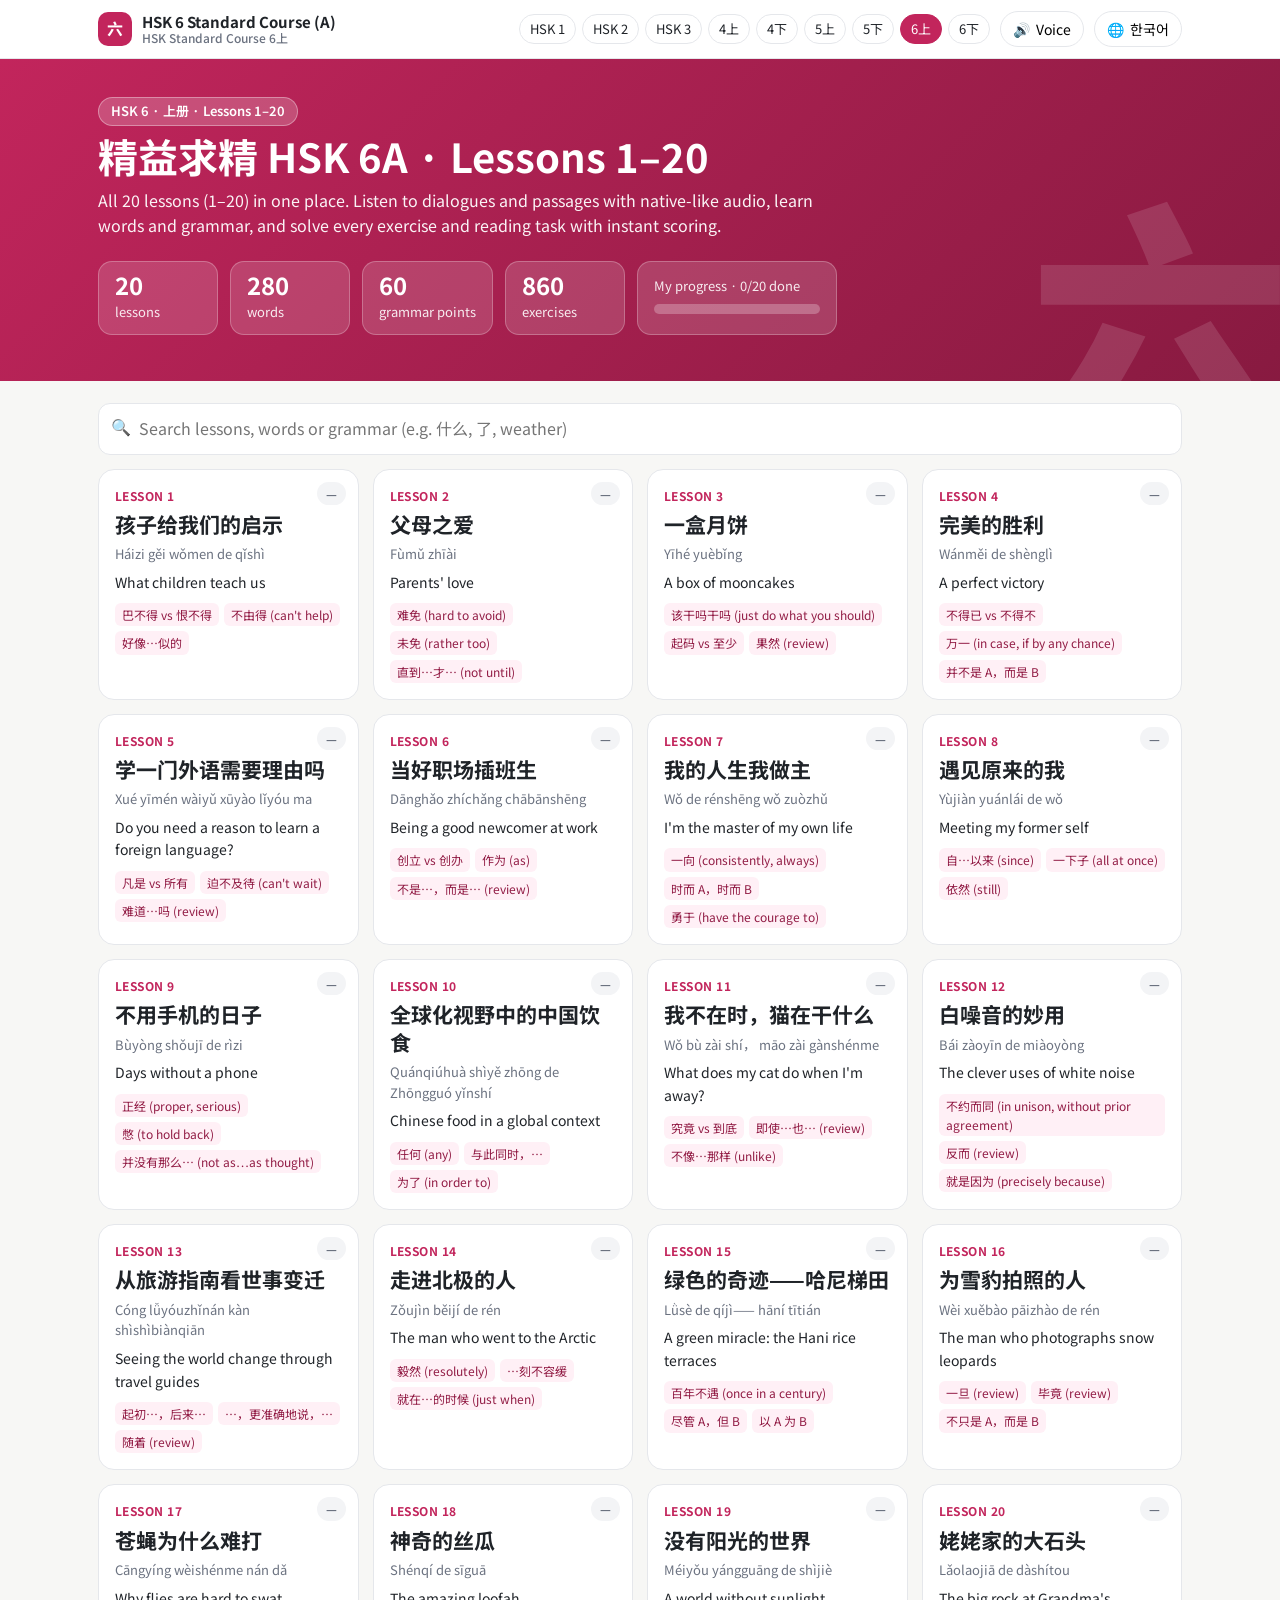
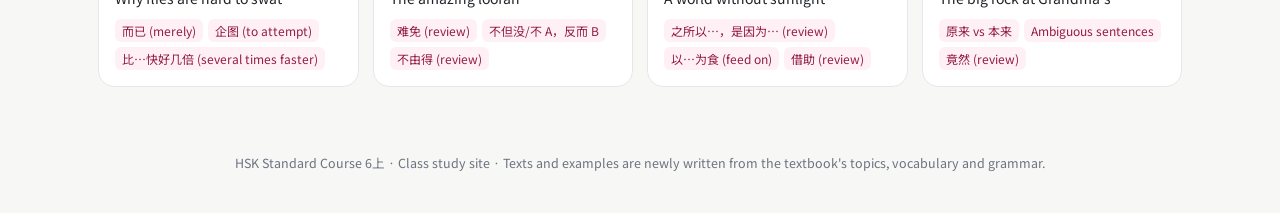
<file: index.html>
<!DOCTYPE html>
<html lang="ko"><head>
<script src="https://yalli2.github.io/site_main_control/guard.js" data-site="hsk_6a_cb"></script><!-- smc-guard --><meta charset="utf-8"><meta name="viewport" content="width=device-width,initial-scale=1">
<title>HSK Standard Course</title>
<meta name="description" content="HSK 대비 중국어 수업용 인터랙티브 학습 사이트 — 본문·단어·문법·연습문제(자동 채점)·원어민 음성">
<link rel="icon" href="data:image/svg+xml,<svg xmlns='http://www.w3.org/2000/svg' viewBox='0 0 100 100'><rect width='100' height='100' rx='22' fill='%23c8102e'/><text x='50' y='72' font-size='62' text-anchor='middle' fill='white'>汉</text></svg>">
<link rel="preconnect" href="https://fonts.googleapis.com"><link rel="preconnect" href="https://fonts.gstatic.com" crossorigin>
<link href="https://fonts.googleapis.com/css2?family=Noto+Sans+SC:wght@400;500;700&family=Noto+Sans+KR:wght@400;500;700;800&display=swap" rel="stylesheet">
<link rel="stylesheet" href="assets/style.css">
</head><body>
<noscript>JavaScript를 켜 주세요. Please enable JavaScript.</noscript>
<script src="data/book.js"></script>
<script src="assets/app.js"></script>
<script src="assets/main.js"></script>
<script>renderMain();document.addEventListener("langchange",renderMain);</script>
<script src="dain-hide.js" defer></script>
</body></html>
</file>
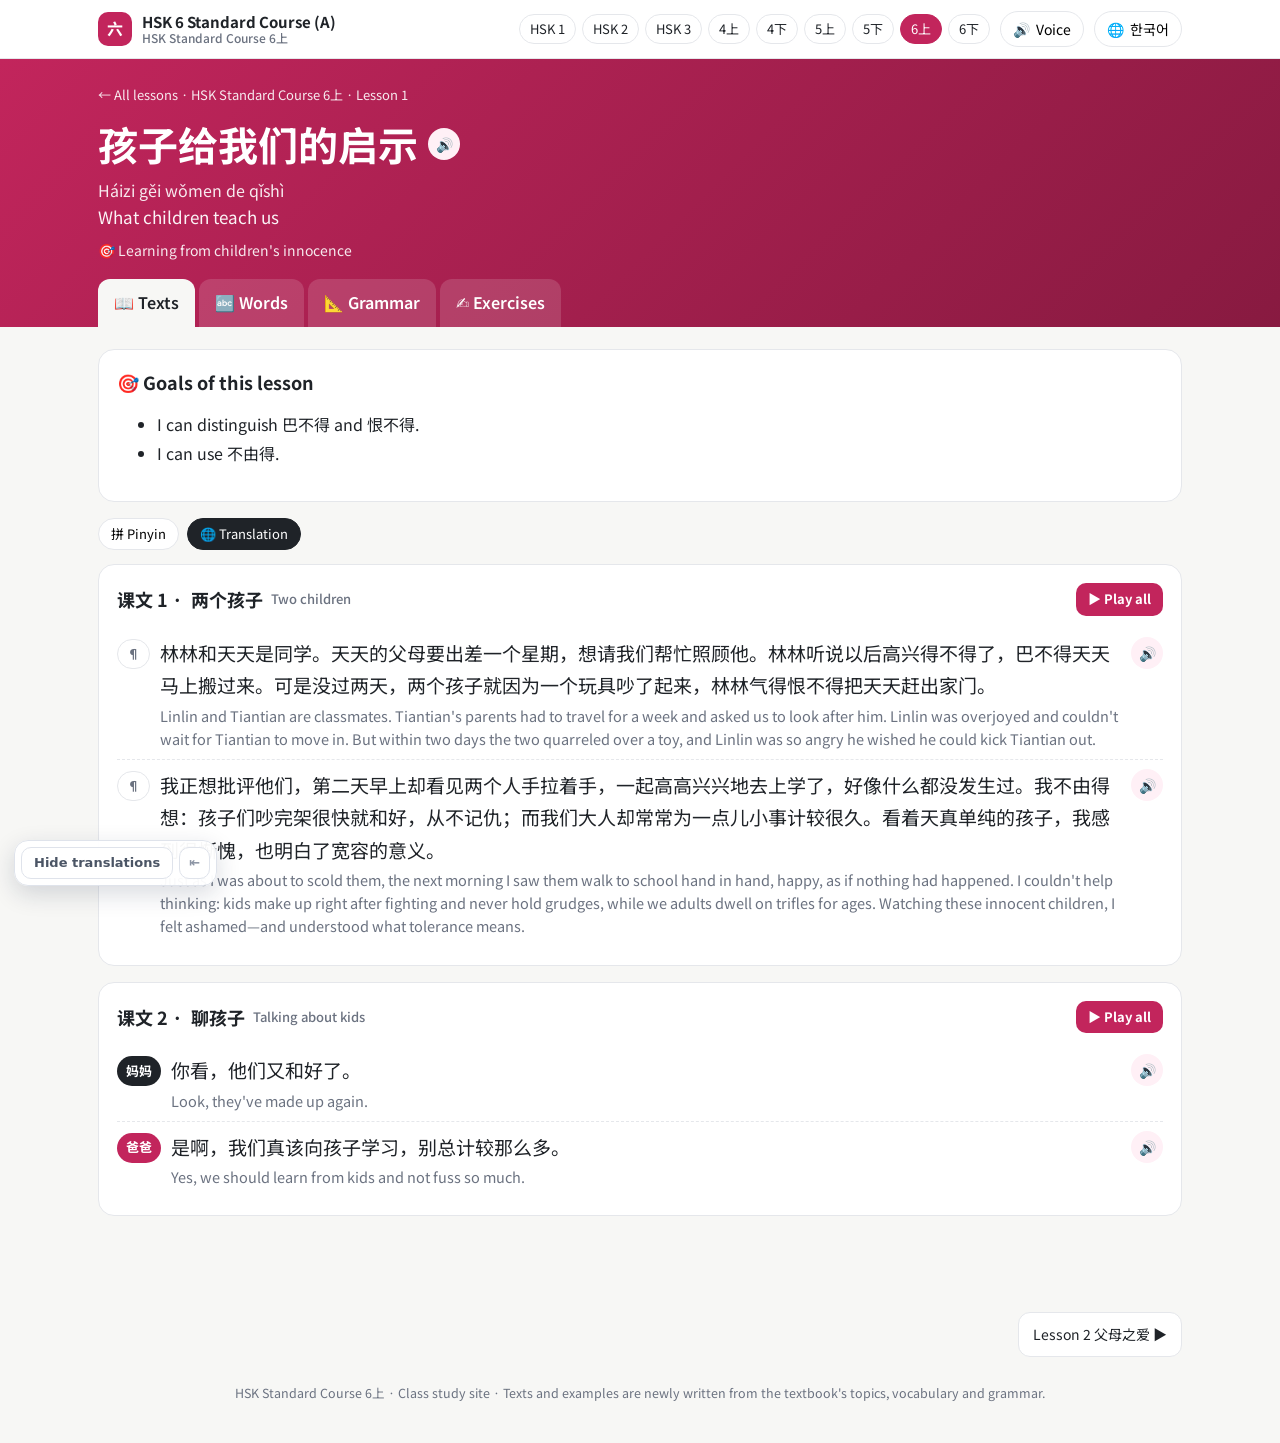
<file: lesson.html>
<!DOCTYPE html>
<html lang="ko"><head>
<script src="https://yalli2.github.io/site_main_control/guard.js" data-site="hsk_6a_cb"></script><!-- smc-guard --><meta charset="utf-8"><meta name="viewport" content="width=device-width,initial-scale=1">
<title>HSK Standard Course</title>
<link rel="icon" href="data:image/svg+xml,<svg xmlns='http://www.w3.org/2000/svg' viewBox='0 0 100 100'><rect width='100' height='100' rx='22' fill='%23c8102e'/><text x='50' y='72' font-size='62' text-anchor='middle' fill='white'>汉</text></svg>">
<link rel="preconnect" href="https://fonts.googleapis.com"><link rel="preconnect" href="https://fonts.gstatic.com" crossorigin>
<link href="https://fonts.googleapis.com/css2?family=Noto+Sans+SC:wght@400;500;700&family=Noto+Sans+KR:wght@400;500;700;800&display=swap" rel="stylesheet">
<link rel="stylesheet" href="assets/style.css">
</head><body>
<script src="data/book.js"></script>
<script src="assets/app.js"></script>
<script src="assets/lesson.js"></script>
<script src="dain-hide.js" defer></script>
</body></html>
</file>
<file: assets/style.css>
:root{
  --c:#e8590c; --c2:#ffd8a8; --cbg:#fff4e6; --ink:#1f2328; --mut:#6b7280; --line:#e5e7eb;
  --bg:#f7f7f5; --card:#fff; --ok:#16a34a; --okbg:#dcfce7; --no:#dc2626; --nobg:#fee2e2;
  --r:16px; --sh:0 1px 2px rgba(0,0,0,.05),0 6px 20px rgba(0,0,0,.06);
  --hzf:"Noto Sans SC","PingFang SC","Microsoft YaHei",sans-serif;
}
*{box-sizing:border-box}
html{scroll-behavior:smooth}
body{margin:0;font-family:"Pretendard","Noto Sans KR",var(--hzf),system-ui,-apple-system,Segoe UI,sans-serif;color:var(--ink);background:var(--bg);line-height:1.6;-webkit-font-smoothing:antialiased}
a{color:inherit}
button{font:inherit;cursor:pointer}
.hz{font-family:var(--hzf)}
.wrap{max-width:1120px;margin:0 auto;padding:0 18px}

/* top bar */
.top{position:sticky;top:0;z-index:50;background:rgba(255,255,255,.92);backdrop-filter:blur(10px);border-bottom:1px solid var(--line)}
.top .wrap{display:flex;align-items:center;gap:10px;height:58px}
.brand{display:flex;align-items:center;gap:10px;text-decoration:none;font-weight:800;white-space:nowrap;overflow:hidden}
.brand .logo{width:34px;height:34px;border-radius:10px;background:var(--c);color:#fff;display:grid;place-items:center;font-family:var(--hzf);font-weight:700;flex:none}
.brand small{display:block;font-weight:500;color:var(--mut);font-size:12px;line-height:1.1}
.brand b{display:block;line-height:1.2;font-size:15px}
.sp{flex:1}
.tbtn{border:1px solid var(--line);background:#fff;border-radius:999px;padding:6px 12px;font-size:14px;display:inline-flex;gap:6px;align-items:center;white-space:nowrap}
.tbtn:hover{border-color:var(--c);color:var(--c)}
.tbtn.on{background:var(--c);border-color:var(--c);color:#fff}
.menu{position:relative}
.pop{display:none;position:absolute;right:0;top:44px;background:#fff;border:1px solid var(--line);border-radius:14px;box-shadow:var(--sh);padding:14px;width:300px;z-index:60}
.menu.open .pop{display:block}
.pop label{display:block;font-size:13px;color:var(--mut);margin:8px 0 4px}
.pop select,.pop input[type=range]{width:100%}
.pop select{padding:7px;border-radius:8px;border:1px solid var(--line)}
.pop .hint{font-size:12px;color:var(--mut);margin-top:10px;background:var(--cbg);padding:8px 10px;border-radius:8px}
.lv-nav{display:flex;gap:6px;flex-wrap:nowrap;overflow-x:auto;max-width:46vw;scrollbar-width:thin;padding:4px 0}
.lv-nav a{flex:none}
.lv-nav a{font-size:13px;text-decoration:none;padding:4px 10px;border-radius:999px;border:1px solid var(--line);background:#fff}
.lv-nav a.cur{background:var(--c);color:#fff;border-color:var(--c)}

/* hero */
.hero{background:linear-gradient(135deg,var(--c),color-mix(in srgb,var(--c) 70%,#000));color:#fff;padding:38px 0 46px;position:relative;overflow:hidden}
.hero:after{content:attr(data-big);position:absolute;right:-10px;bottom:-60px;font-size:260px;font-weight:900;opacity:.12;font-family:var(--hzf);line-height:1}
.hero h1{margin:6px 0 8px;font-size:clamp(26px,4vw,40px);line-height:1.2}
.hero p{margin:0;max-width:720px;opacity:.95}
.badge{display:inline-block;background:rgba(255,255,255,.2);border:1px solid rgba(255,255,255,.35);padding:3px 12px;border-radius:999px;font-size:13px;font-weight:600}
.stats{display:flex;gap:12px;flex-wrap:wrap;margin-top:22px}
.stat{background:rgba(255,255,255,.15);border:1px solid rgba(255,255,255,.25);border-radius:14px;padding:10px 16px;min-width:120px}
.stat b{display:block;font-size:24px;line-height:1.1}
.stat span{font-size:13px;opacity:.9}
.prog{height:10px;background:rgba(255,255,255,.25);border-radius:99px;overflow:hidden;margin-top:6px}
.prog i{display:block;height:100%;background:#fff;border-radius:99px;transition:width .5s}

/* toolbar */
.toolbar{display:flex;gap:10px;flex-wrap:wrap;align-items:center;margin:22px 0 14px}
.search{flex:1;min-width:220px;position:relative}
.search input{width:100%;padding:12px 14px 12px 40px;border-radius:12px;border:1px solid var(--line);font:inherit;background:#fff}
.search input:focus{outline:2px solid var(--c2);border-color:var(--c)}
.search:before{content:"🔍";position:absolute;left:13px;top:11px}

/* lesson grid */
.grid{display:grid;grid-template-columns:repeat(auto-fill,minmax(250px,1fr));gap:14px;margin-bottom:40px}
.lcard{background:var(--card);border:1px solid var(--line);border-radius:var(--r);padding:16px;text-decoration:none;display:flex;flex-direction:column;gap:6px;transition:.15s;position:relative}
.lcard:hover{transform:translateY(-3px);box-shadow:var(--sh);border-color:var(--c2)}
.lcard .no{font-size:12px;font-weight:700;color:var(--c);letter-spacing:.04em}
.lcard .zh{font-family:var(--hzf);font-size:21px;font-weight:700;line-height:1.3}
.lcard .py{font-size:13px;color:var(--mut)}
.lcard .tr{font-size:14px}
.tags{display:flex;flex-wrap:wrap;gap:5px;margin-top:4px}
.tag{font-size:12px;background:var(--cbg);color:color-mix(in srgb,var(--c) 75%,#000);border-radius:6px;padding:2px 7px}
.score-badge{position:absolute;top:12px;right:12px;font-size:12px;font-weight:700;border-radius:99px;padding:2px 9px;background:#f3f4f6;color:var(--mut)}
.score-badge.good{background:var(--okbg);color:var(--ok)}
.score-badge.mid{background:#fef3c7;color:#b45309}
.unit-h{margin:26px 0 10px;font-size:15px;color:var(--mut);font-weight:700;display:flex;align-items:center;gap:8px}
.unit-h:after{content:"";flex:1;height:1px;background:var(--line)}
.empty{padding:30px;text-align:center;color:var(--mut)}

/* lesson page */
.lhead{background:linear-gradient(135deg,var(--c),color-mix(in srgb,var(--c) 70%,#000));color:#fff;padding:26px 0 0}
.lhead .crumb{font-size:13px;opacity:.9}
.lhead .crumb a{text-decoration:none}
.lhead h1{margin:6px 0 2px;font-family:var(--hzf);font-size:clamp(26px,4.5vw,40px);display:flex;align-items:center;gap:10px;flex-wrap:wrap}
.lhead .py{opacity:.9}
.lhead .tr{font-size:17px;opacity:.95}
.lhead .topic{margin-top:8px;font-size:14px;opacity:.9}
.tabs{display:flex;gap:4px;margin-top:18px;overflow-x:auto;scrollbar-width:none}
.tabs button{border:0;background:rgba(255,255,255,.14);color:#fff;padding:11px 16px;border-radius:12px 12px 0 0;font-weight:600;white-space:nowrap}
.tabs button.on{background:var(--bg);color:var(--ink)}
.pane{display:none;padding:22px 0 60px}
.pane.on{display:block}
.box{background:var(--card);border:1px solid var(--line);border-radius:var(--r);padding:18px;margin-bottom:16px}
.box h2{margin:0 0 12px;font-size:18px;display:flex;align-items:center;gap:8px;flex-wrap:wrap}
.box h2 .sub{font-size:13px;font-weight:500;color:var(--mut)}
.box h3{margin:0 0 8px;font-size:16px}
.opts{display:flex;gap:8px;flex-wrap:wrap;margin-bottom:14px}
.chip{border:1px solid var(--line);background:#fff;border-radius:999px;padding:5px 12px;font-size:13px}
.chip.on{background:var(--ink);color:#fff;border-color:var(--ink)}

.say{border:0;background:var(--cbg);color:var(--c);width:32px;height:32px;border-radius:50%;flex:none;display:inline-grid;place-items:center;font-size:14px;vertical-align:middle}
.say:hover{background:var(--c2)}
.say.playing{background:var(--c);color:#fff;animation:pulse 1s infinite}
@keyframes pulse{50%{box-shadow:0 0 0 6px color-mix(in srgb,var(--c) 25%,transparent)}}
.say.big{width:54px;height:54px;font-size:22px}

/* texts */
.scene{font-size:13px;color:var(--mut);margin:-4px 0 12px;background:#f9fafb;border-radius:8px;padding:6px 10px}
.line{display:flex;gap:10px;align-items:flex-start;padding:9px 0;border-top:1px dashed var(--line)}
.line:first-of-type{border-top:0}
.who{flex:none;min-width:30px;height:30px;padding:0 9px;border-radius:99px;white-space:nowrap;margin-top:12px;background:var(--ink);color:#fff;display:grid;place-items:center;font-size:13px;font-weight:700;font-family:var(--hzf)}
.who.B{background:var(--c)}.who.C{background:#2563eb}.who.D{background:#7c3aed}
.who.P{background:transparent;color:var(--mut);border:1px solid var(--line)}
.lbody{flex:1;min-width:0}
.zhline{font-family:var(--hzf);font-size:21px;line-height:2.1}
.lv5 .zhline,.lv6 .zhline{font-size:19px;line-height:1.95}
ruby{ruby-position:over}
rt{font-size:.5em;color:var(--mut);font-family:system-ui,sans-serif;letter-spacing:0}
.nopy rt{display:none}
.nopy .zhline{line-height:1.7}
.nopy .who{margin-top:2px}
.trline{color:var(--mut);font-size:14.5px;margin-top:2px}
.notr .trline{display:none}
.hl{background:linear-gradient(transparent 60%,color-mix(in srgb,var(--c) 30%,transparent) 60%);border-radius:2px}

/* vocab */
.vgrid{display:grid;grid-template-columns:repeat(auto-fill,minmax(220px,1fr));gap:10px}
.vcard{border:1px solid var(--line);border-radius:12px;padding:12px;display:flex;gap:10px;align-items:center;background:#fff}
.vcard .w{font-family:var(--hzf);font-size:24px;font-weight:700;line-height:1.2}
.vcard .p{color:var(--c);font-size:14px}
.vcard .m{font-size:14px}
.vcard .pos{font-size:11px;color:var(--mut);border:1px solid var(--line);border-radius:4px;padding:0 4px;margin-right:4px}
.vcard .vi{flex:1;min-width:0}
.flash{max-width:440px;margin:0 auto;text-align:center}
.fcard{height:250px;perspective:1000px;cursor:pointer;margin-bottom:12px}
.fcard .in{position:relative;width:100%;height:100%;transition:transform .5s;transform-style:preserve-3d}
.fcard.flip .in{transform:rotateY(180deg)}
.fcard .f,.fcard .b{position:absolute;inset:0;backface-visibility:hidden;border-radius:18px;display:flex;flex-direction:column;align-items:center;justify-content:center;gap:8px;padding:16px;border:1px solid var(--line);background:#fff;box-shadow:var(--sh)}
.fcard .b{transform:rotateY(180deg);background:var(--cbg)}
.fcard .f .w{font-family:var(--hzf);font-size:58px;font-weight:700}
.fcard .b .p{font-size:22px;color:var(--c)}
.fcard .b .m{font-size:19px}
.fnav{display:flex;justify-content:center;gap:10px;align-items:center}

/* grammar */
.gpt{border-left:4px solid var(--c);padding:4px 0 4px 14px;margin-bottom:22px}
.gpt h3 .n{display:inline-grid;place-items:center;width:24px;height:24px;border-radius:50%;background:var(--c);color:#fff;font-size:13px;margin-right:6px}
.pattern{display:inline-block;font-family:var(--hzf);background:var(--cbg);border:1px dashed var(--c);border-radius:8px;padding:4px 12px;margin:4px 0 8px;font-weight:600}
.gex{display:flex;gap:10px;align-items:flex-start;background:#fafafa;border-radius:10px;padding:8px 12px;margin:6px 0}
.gex .zhline{font-size:18px;line-height:1.9}

/* exercises */
.exsec{background:var(--card);border:1px solid var(--line);border-radius:var(--r);margin-bottom:16px;overflow:hidden}
.exsec>header{padding:14px 18px;border-bottom:1px solid var(--line);display:flex;align-items:center;gap:10px;flex-wrap:wrap;background:#fcfcfb}
.exsec>header h3{margin:0;font-size:16px;flex:1}
.exsec>header .inst{width:100%;font-size:13px;color:var(--mut);margin-top:-6px}
.exsec .body{padding:8px 18px 16px}
.secscore{font-weight:700;font-size:14px;border-radius:99px;padding:3px 12px;background:#f3f4f6;color:var(--mut)}
.secscore.done{background:var(--okbg);color:var(--ok)}
.q{padding:12px 0;border-top:1px solid #f1f1f1}
.q:first-child{border-top:0}
.qh{display:flex;gap:8px;align-items:flex-start;margin-bottom:8px}
.qn{flex:none;width:26px;height:26px;border-radius:8px;background:#f3f4f6;font-weight:700;font-size:13px;display:grid;place-items:center}
.q.ok .qn{background:var(--ok);color:#fff}
.q.no .qn{background:var(--no);color:#fff}
.qt{flex:1;min-width:0}
.qt .zhline{font-size:19px;line-height:1.9}
.choices{display:grid;grid-template-columns:repeat(auto-fill,minmax(180px,1fr));gap:8px;margin-left:34px}
.choice{border:1.5px solid var(--line);background:#fff;border-radius:10px;padding:9px 12px;text-align:left;font-size:15px;line-height:1.4}
.choice .hz{font-size:18px}
.choice:hover{border-color:var(--c2)}
.choice.sel{border-color:var(--c);background:var(--cbg)}
.choice.right{border-color:var(--ok);background:var(--okbg)}
.choice.wrong{border-color:var(--no);background:var(--nobg)}
.tfbtns{display:flex;gap:8px;margin-left:34px}
.tfbtns .choice{min-width:90px;text-align:center;font-weight:700}
.fillin{display:inline-block;min-width:88px;border:0;border-bottom:2px solid var(--c);background:var(--cbg);border-radius:6px 6px 0 0;padding:2px 6px;font-family:var(--hzf);font-size:17px;margin:0 3px;vertical-align:middle}
.fillin.right{border-color:var(--ok);background:var(--okbg)}
.fillin.wrong{border-color:var(--no);background:var(--nobg)}
.bank{display:flex;flex-wrap:wrap;gap:6px;margin:6px 0 4px;padding:10px;background:#f9fafb;border-radius:10px}
.bank span{font-family:var(--hzf);background:#fff;border:1px solid var(--line);border-radius:8px;padding:2px 10px;font-size:17px}
.ordwrap{margin-left:34px}
.ordans{min-height:48px;border:2px dashed var(--line);border-radius:10px;padding:6px;display:flex;flex-wrap:wrap;gap:6px;margin-bottom:8px;background:#fcfcfc}
.ordans.right{border-color:var(--ok);background:var(--okbg)}
.ordans.wrong{border-color:var(--no);background:var(--nobg)}
.ordpool{display:flex;flex-wrap:wrap;gap:6px}
.tok{font-family:var(--hzf);font-size:18px;border:1px solid var(--line);background:#fff;border-radius:8px;padding:5px 11px;box-shadow:0 1px 0 rgba(0,0,0,.05)}
.tok:hover{border-color:var(--c)}
.fb{margin:8px 0 0 34px;font-size:14px;padding:7px 11px;border-radius:8px;display:none}
.q.ok .fb,.q.no .fb{display:block}
.q.ok .fb{background:var(--okbg);color:#166534}
.q.no .fb{background:var(--nobg);color:#991b1b}
.btn{border:0;background:var(--c);color:#fff;border-radius:10px;padding:9px 16px;font-weight:700}
.btn:hover{filter:brightness(1.07)}
.btn.ghost{background:#fff;color:var(--ink);border:1px solid var(--line)}
.btn.sm{padding:6px 12px;font-size:13px}
.exactions{display:flex;gap:8px;flex-wrap:wrap;padding:0 18px 16px}
.total{position:sticky;bottom:12px;z-index:30;background:var(--ink);color:#fff;border-radius:16px;padding:12px 16px;display:flex;align-items:center;gap:14px;flex-wrap:wrap;box-shadow:0 10px 30px rgba(0,0,0,.25)}
.total .ring{width:56px;height:56px;border-radius:50%;display:grid;place-items:center;font-weight:800;background:conic-gradient(var(--c) calc(var(--p)*1%),#374151 0);position:relative;flex:none}
.total .ring:before{content:"";position:absolute;inset:6px;border-radius:50%;background:var(--ink)}
.total .ring span{position:relative;font-size:14px}
.total .info{flex:1;min-width:150px}
.total .info b{font-size:17px}
.total .info div{font-size:13px;opacity:.8}
.total .btn{background:var(--c)}
.total .btn.ghost{background:transparent;color:#fff;border-color:#4b5563}
.passage{background:#fffdf7;border:1px solid #f3e8d0;border-radius:12px;padding:12px 14px;margin:4px 0 10px}
.passage .zhline{font-size:18px}

.culture{background:linear-gradient(135deg,#fff,var(--cbg));border:1px solid var(--c2)}
.goal li{margin:3px 0}
.navl{display:flex;justify-content:space-between;gap:10px;margin-top:20px}
.navl a{text-decoration:none;background:#fff;border:1px solid var(--line);border-radius:12px;padding:10px 14px;font-size:14px;max-width:48%}
.navl a:hover{border-color:var(--c)}
.toast{position:fixed;left:50%;bottom:90px;transform:translateX(-50%) translateY(20px);background:var(--ink);color:#fff;padding:10px 18px;border-radius:99px;opacity:0;transition:.3s;z-index:99;pointer-events:none;font-size:14px}
.toast.on{opacity:1;transform:translateX(-50%) translateY(0)}
footer{text-align:center;color:var(--mut);font-size:12.5px;padding:26px 16px 40px}
@media (max-width:640px){
  .brand small{display:none}
  .tbtn .lbl{display:none}
  .choices,.tfbtns,.ordwrap,.fb{margin-left:0}
  .zhline{font-size:19px}
  .lv-nav{display:none}
}
@media print{.top,.tabs,.total,.exactions{display:none}.pane{display:block!important}}
</file>
